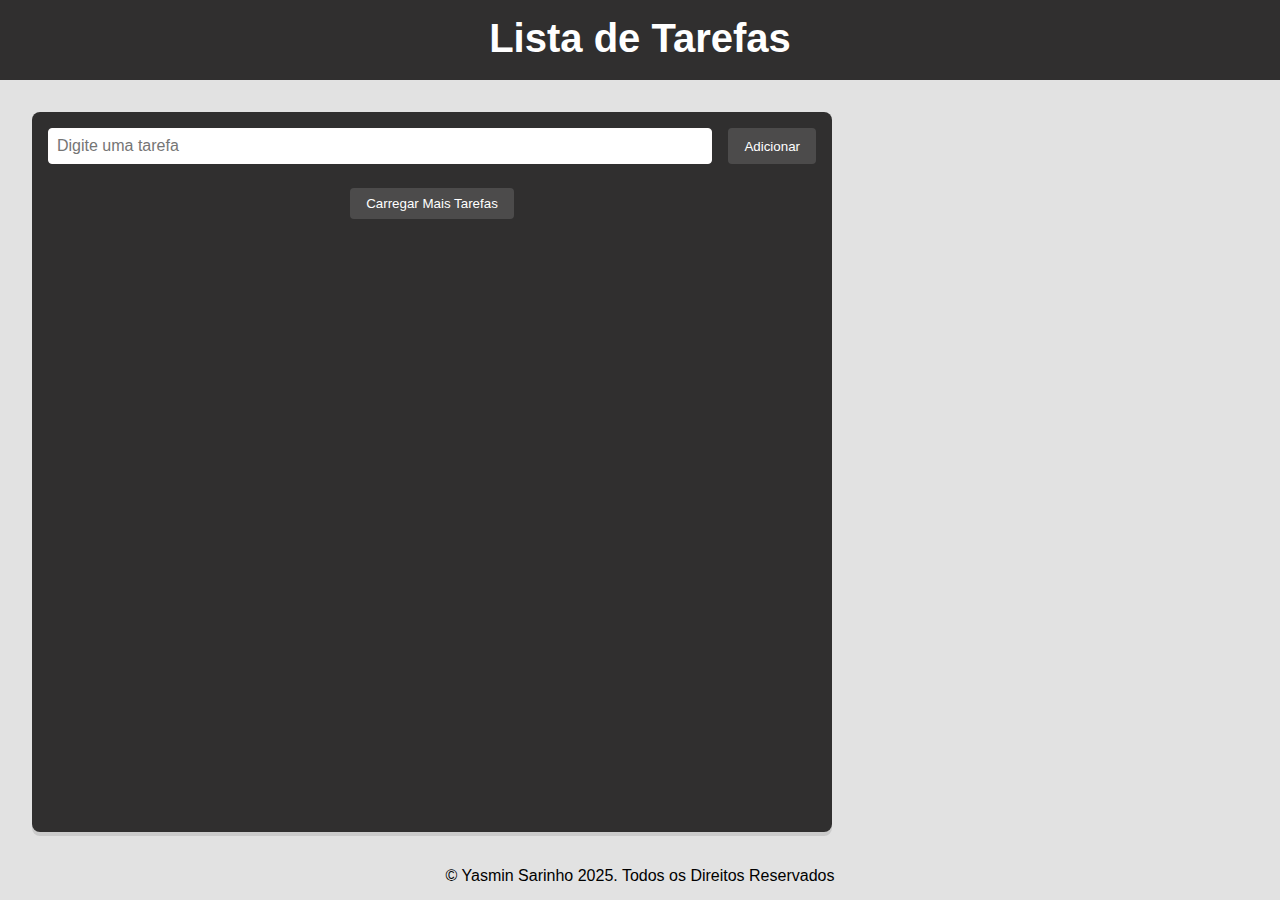
<file: atividade-3/index.html>
<!DOCTYPE html>
<html lang="pt-BR">
<head>
    <meta charset="UTF-8">
    <meta name="viewport" content="width=device-width, initial-scale=1.0">

    <link rel="stylesheet" href="assets/css/style.css">
    <title>To-Do List</title>
</head>
<body>
    <header>
        <h1>Lista de Tarefas</h1>
    </header>

    <div class="container" id="container">
        <div class="entrada-tarefa">
            <input type="text" id="campoTarefa" placeholder="Digite uma tarefa">
            <button>Adicionar</button>
        </div>

        <ul class="tarefas">
            
        </ul>

    </div>

    <footer>
        <p>&copy; Yasmin Sarinho 2025. Todos os Direitos Reservados</p>
    </footer>

    <script src="assets/js/script.js"></script>

</body>
</html>
</file>
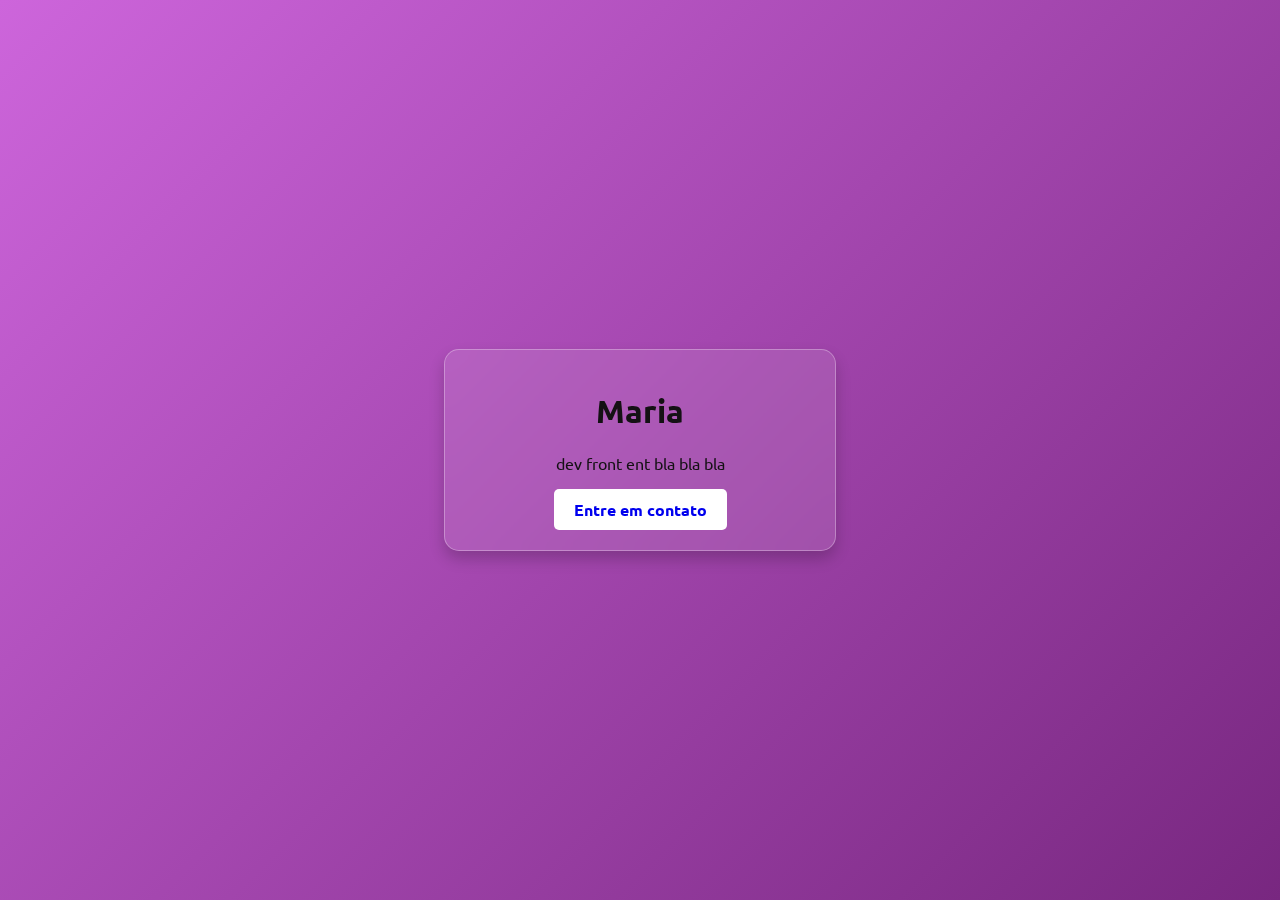
<file: Aula03/Index.html>
<!DOCTYPE html>
<html lang="pt-br">
<head>
    <meta charset="UTF-8">
    <meta name="viewport" content="width=device-width, initial-scale=1.0">
    <link rel="stylesheet" href="/Aula03/assets/css/style.css">
    <title>Aprendendo CSS3</title>

    <link rel="preconnect" href="https://fonts.googleapis.com">
    <link rel="preconnect" href="https://fonts.gstatic.com" crossorigin>
    <link href="https://fonts.googleapis.com/css2?family=Ubuntu:wght@300;400;500;700&display=swap" rel="stylesheet">
</head>

<body>
    <div class="card">
        <h1>Maria</h1>
        <p>dev front ent bla bla bla</p>
        <a href="www.linkedin.com">Entre em contato</a>
    </div>
</body>
</html>
</file>
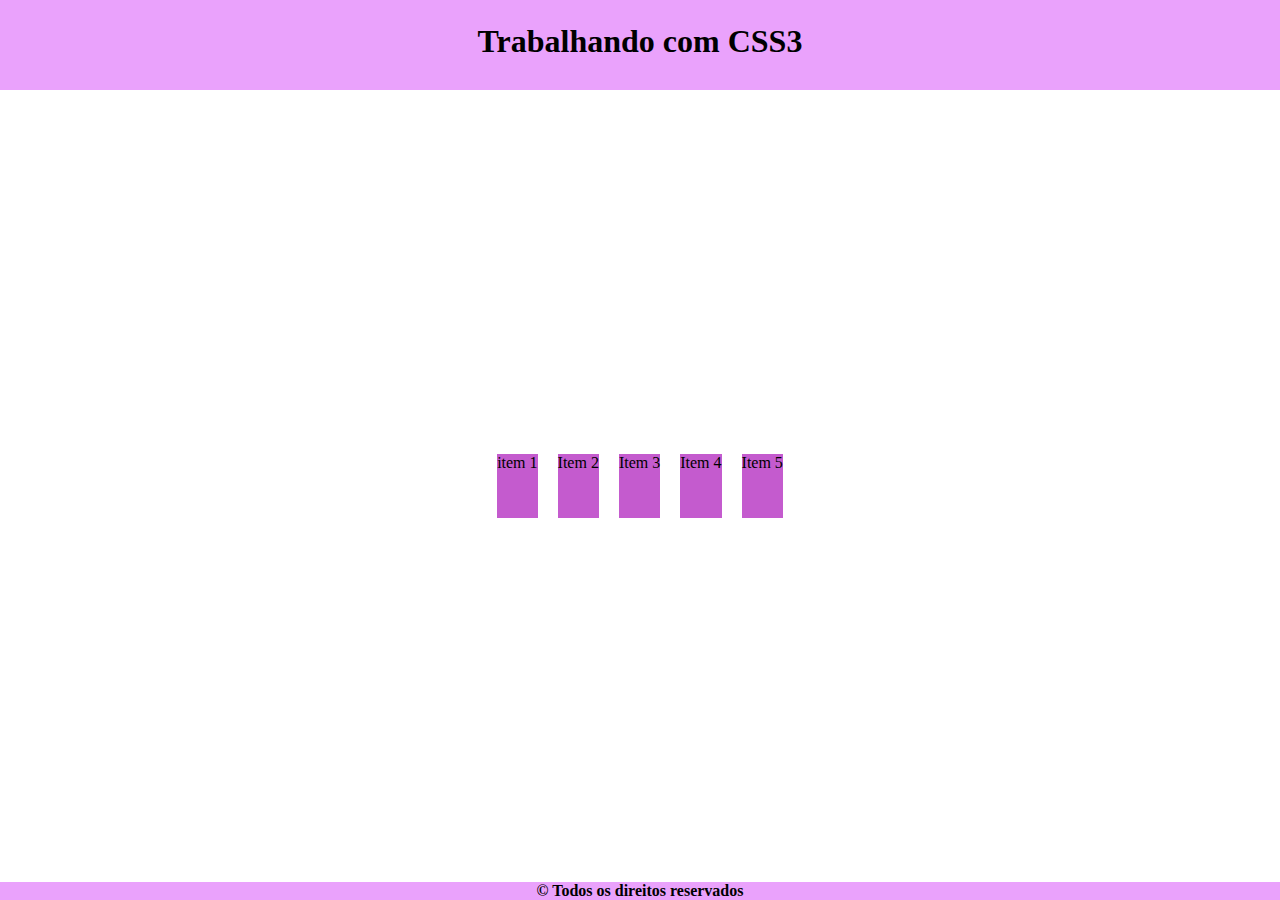
<file: Aula5/Index.html>
<!DOCTYPE html>
<html lang="en">
<head>
    <meta charset="UTF-8">
    <meta name="viewport" content="width=device-width, initial-scale=1.0">
    <title>Layouts</title>
    <link rel="stylesheet" href="assets/css/style.css">
</head>
<body>
    <header class="header">
        <h1>Trabalhando com CSS3</h1>
    </header>

    <main>
        <div class="container">
            <div class="item">item 1</div>
            <div class="item">Item 2</div>
            <div class="item">Item 3</div>
            <div class="item">Item 4</div>
            <div class="item">Item 5</div>
        </div>
    </main>

    <footer>
        <p class="rodape">&copy; Todos os direitos reservados</p>
    </footer>

</body>
</html>
</file>
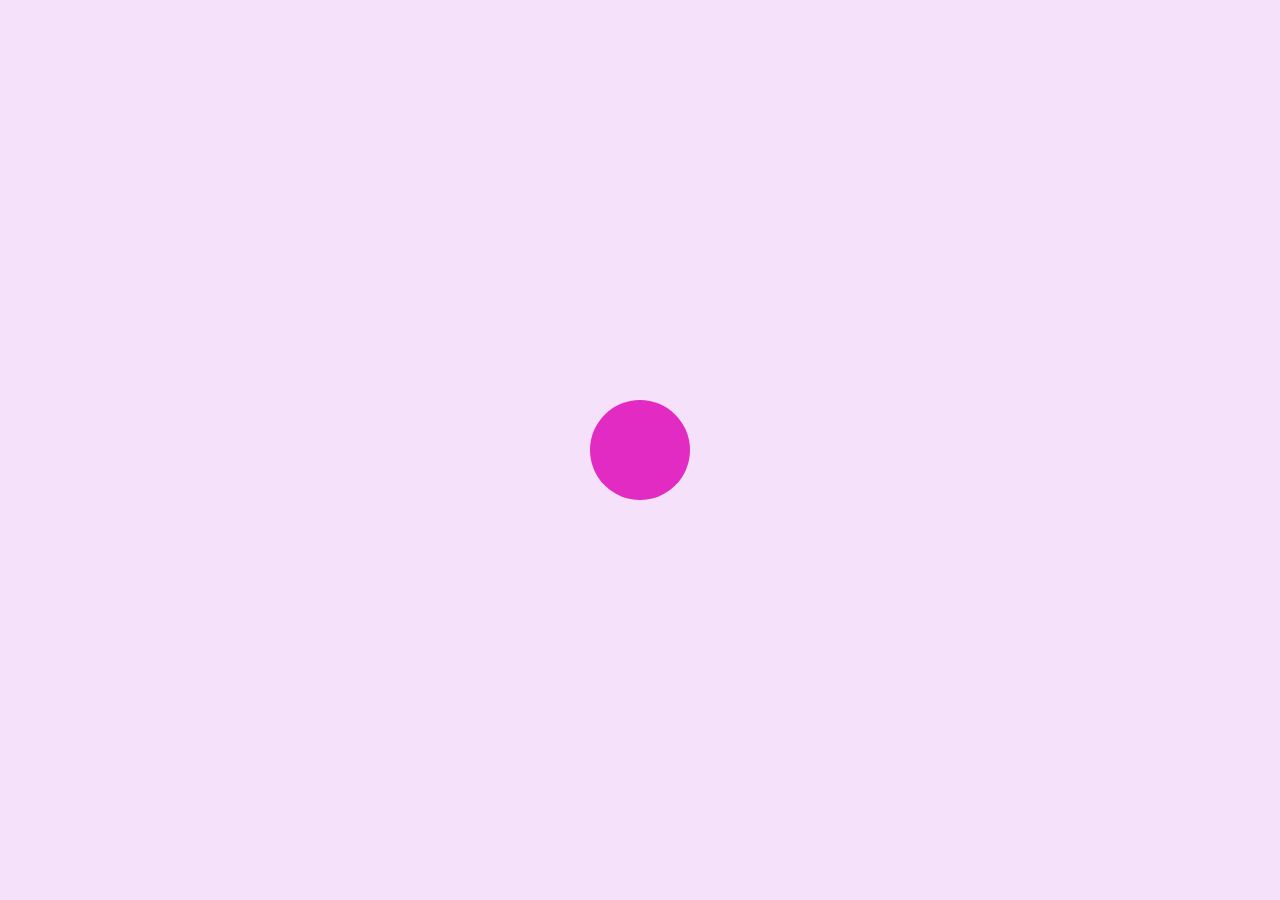
<file: Aula6/index.html>
<!DOCTYPE html>
<html lang="en">
<head>
    <meta charset="UTF-8">
    <meta name="viewport" content="width=device-width, initial-scale=1.0">
    <title>Responsividade e Animações</title>
    <link rel="stylesheet" href="style.css">
</head>
<body>
    <div class="circle">

    </div>
</body>
</html>
</file>
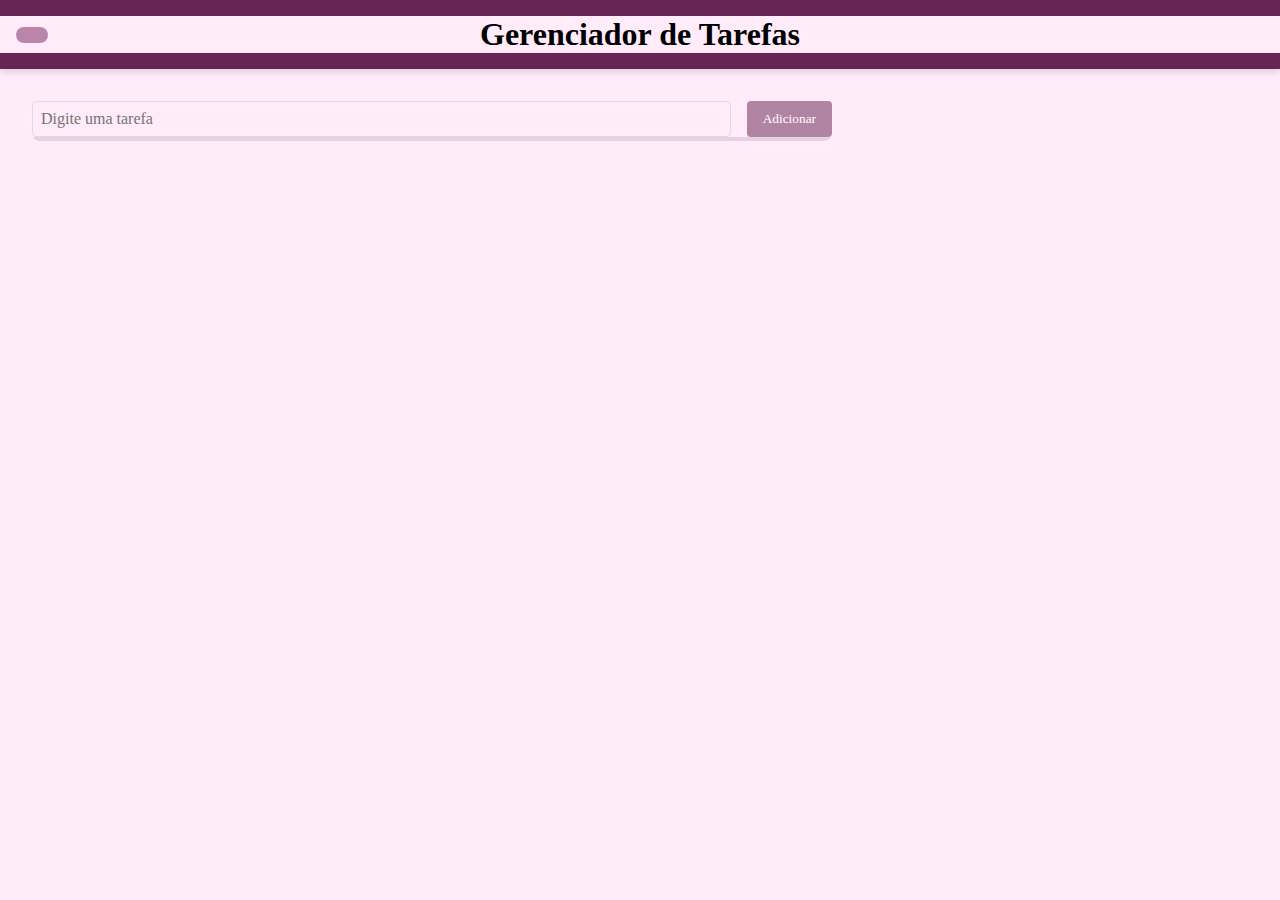
<file: gerenciador-de-tarefas/index.html>
<!DOCTYPE html>
<html lang="pt-BR">
<head>
    <meta charset="UTF-8">
    <meta name="viewport" content="width=device-width, initial-scale=1.0">
    <link rel="stylesheet" href="assets/css/styles.css">
    <title>Gerenciador de Tarefas</title>
</head>
<body>
    <header>
        <span class="contador-tarefas" id="contador-tarefas"></span>
        <h1>Gerenciador de Tarefas</h1>
    </header>

    <div class="container">
        <div class="entrada-tarefa">
            <input type="text" id="campoTarefa" placeholder="Digite uma tarefa">
            <button>Adicionar</button>
        </div>

        <ul class="tarefas" id="listaTarefas">
        </ul>
    </div>

    <script src="assets/js/script.js"></script>
</body>
</html>
</file>
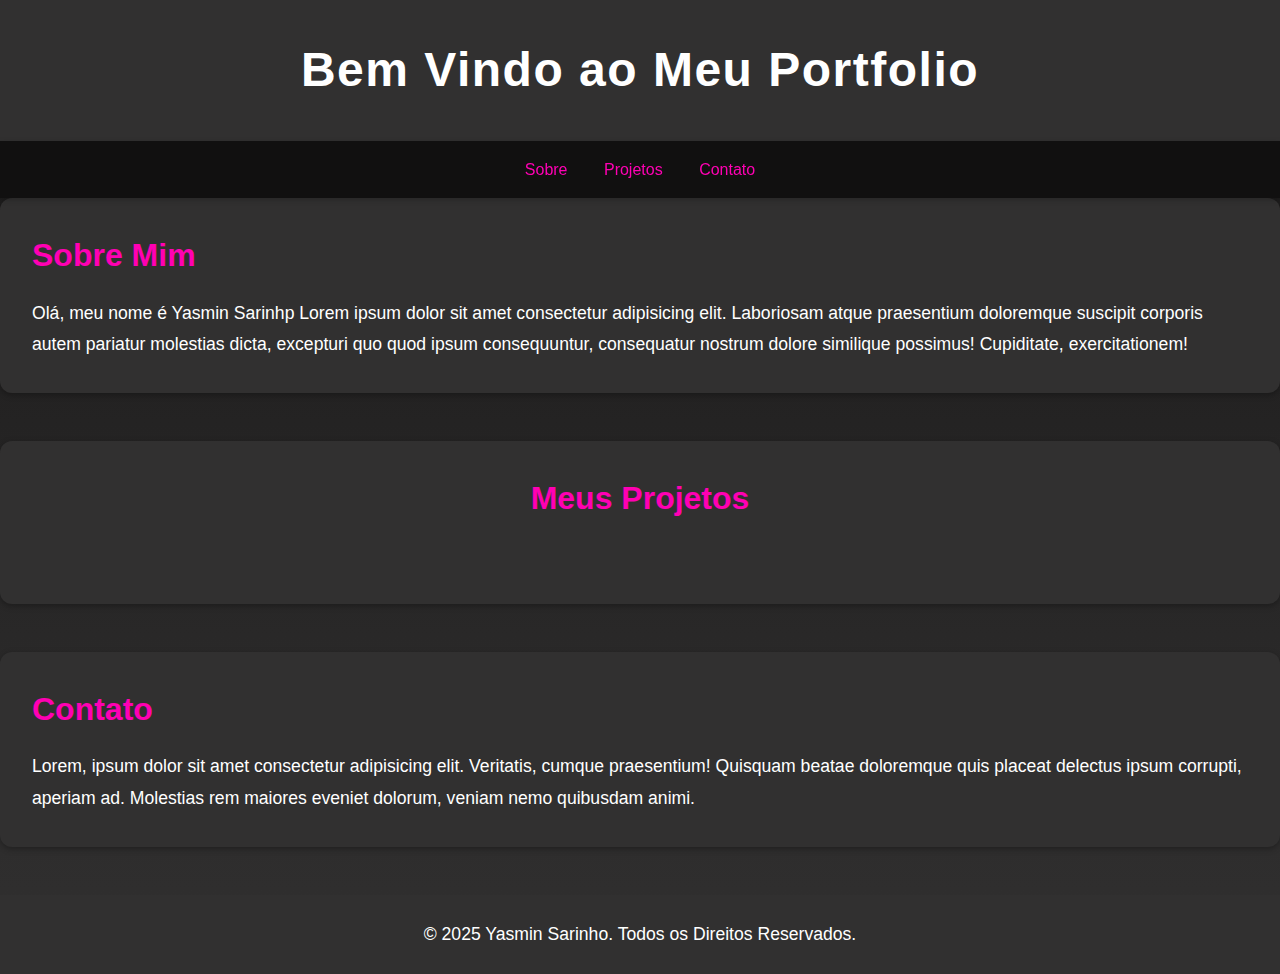
<file: portfolio/index.html>
<!DOCTYPE html>
<html lang="en">
<head>
    <meta charset="UTF-8">
    <meta name="viewport" content="width=device-width, initial-scale=1.0">
    
    <link rel="stylesheet" href="assets/css/style.css">
    <link rel="shortcut icon" href="favicon.ico" type="image/x-icon">
    
    <title>Yasmin Sarinho</title>
</head>
<body>
    <header>
        <h1>Bem Vindo ao Meu Portfolio</h1>
    </header>

    <nav>
        <a href="#about">Sobre</a>
        <a href="#projcts">Projetos</a>
        <a href="#contact">Contato</a>
    </nav>

    <div class="container">
        <section id="about" class="about">
            <h2>Sobre Mim</h2>
            <p>Olá, meu nome é Yasmin Sarinhp Lorem ipsum dolor sit amet consectetur adipisicing elit. Laboriosam atque praesentium doloremque suscipit corporis autem pariatur molestias dicta, excepturi quo quod ipsum consequuntur, consequatur nostrum dolore similique possimus! Cupiditate, exercitationem!</p>
        </section>

        <section class="projects" id="projects">
            <h2>Meus Projetos</h2>
            <div id="projects-containe" class="projects"></div>
        </section>

        <section id="contact" class="contact">
            <h2>Contato</h2>
            <p>Lorem, ipsum dolor sit amet consectetur adipisicing elit. Veritatis, cumque praesentium! Quisquam beatae doloremque quis placeat delectus ipsum corrupti, aperiam ad. Molestias rem maiores eveniet dolorum, veniam nemo quibusdam animi.</p>
        </section>
    </div>

    <footer>
        <p>&copy; 2025 Yasmin Sarinho. Todos os Direitos Reservados.</p>
    </footer>


    <script src="assets/js/JavaScript.js"></script>
</body>
</html>
</file>
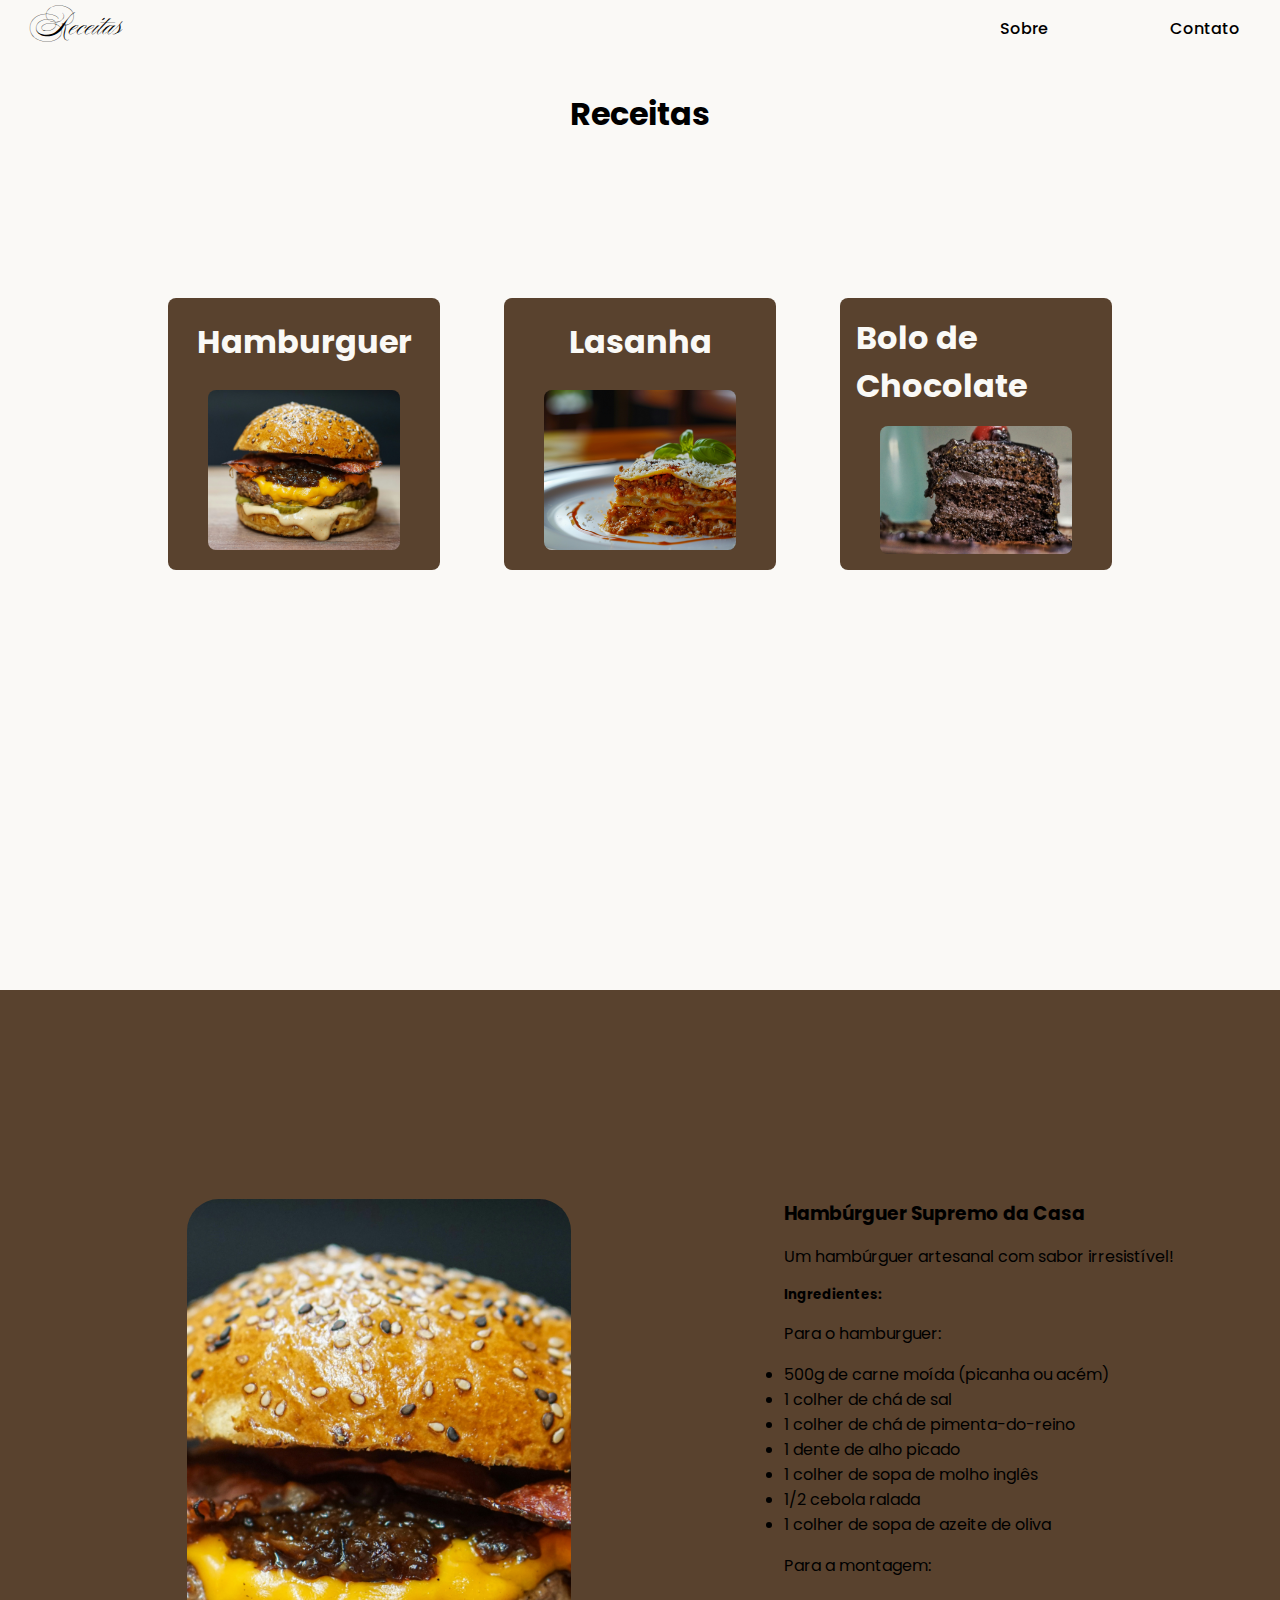
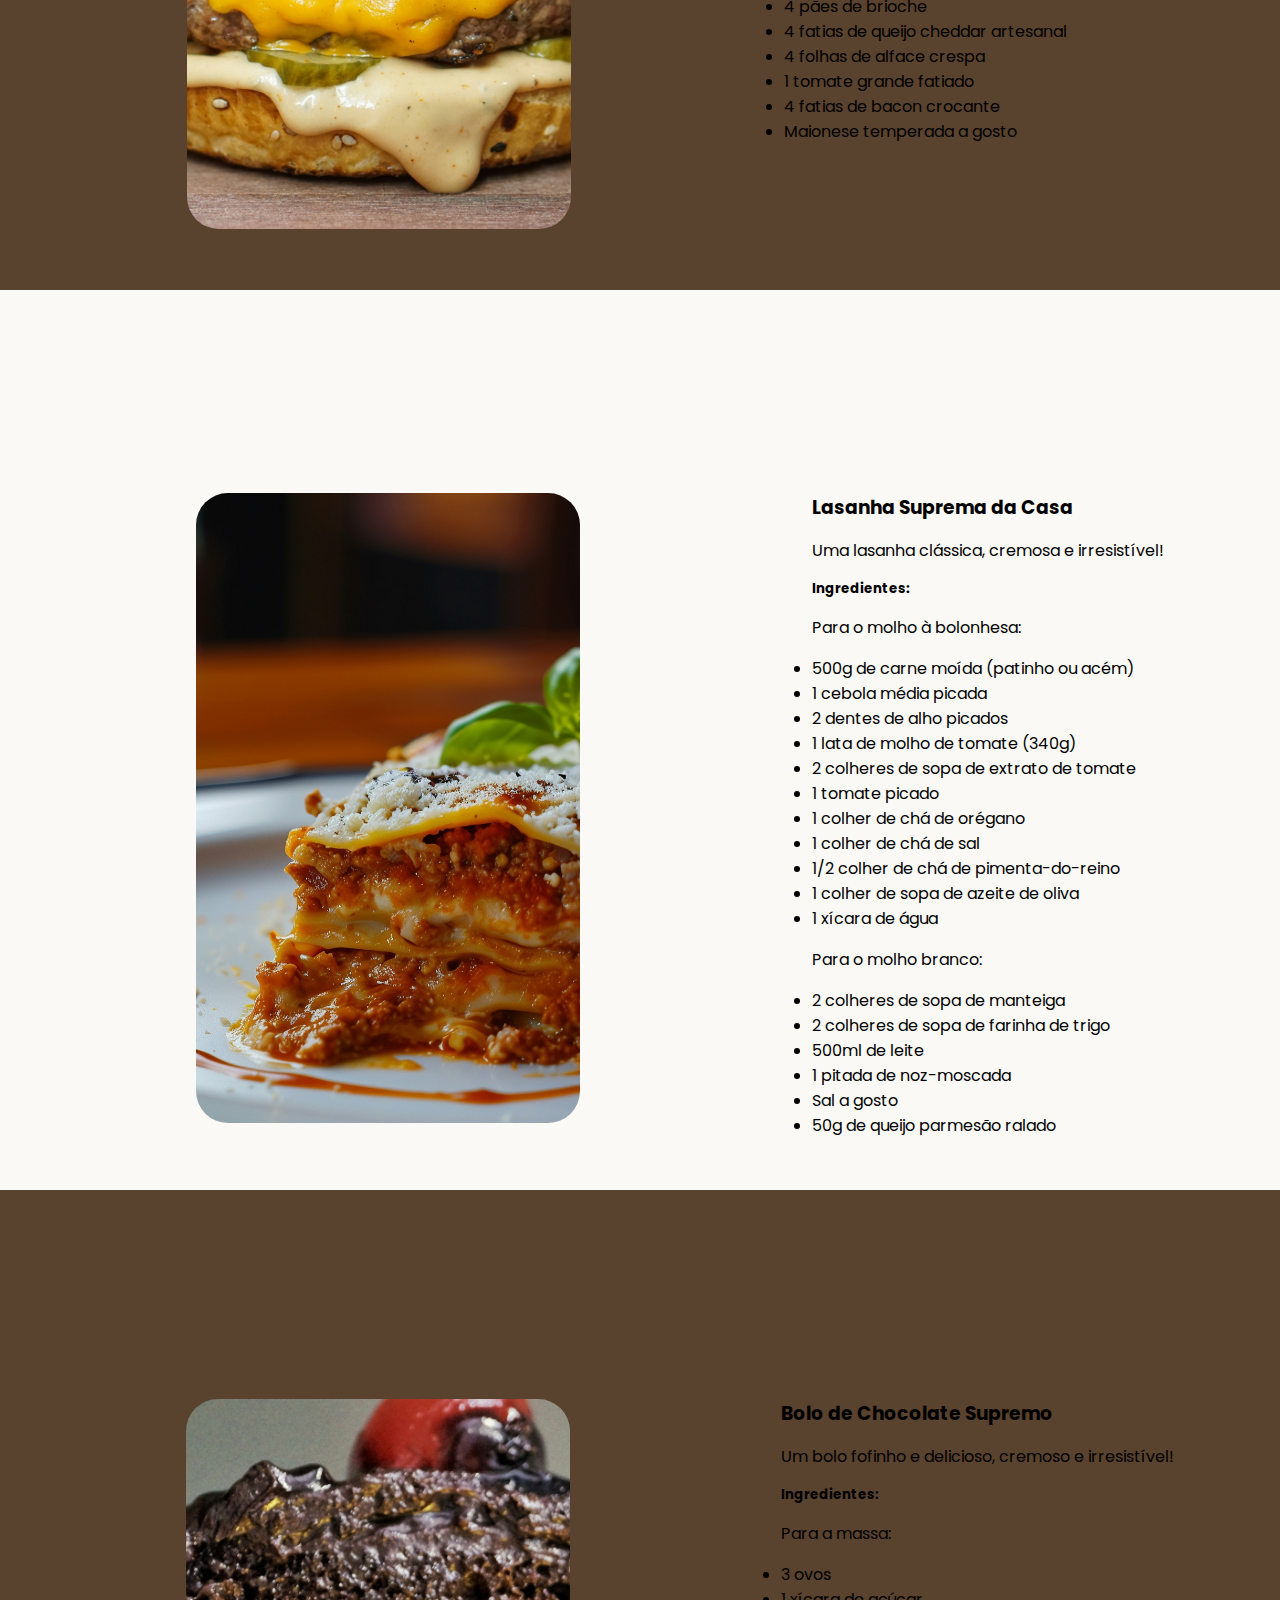
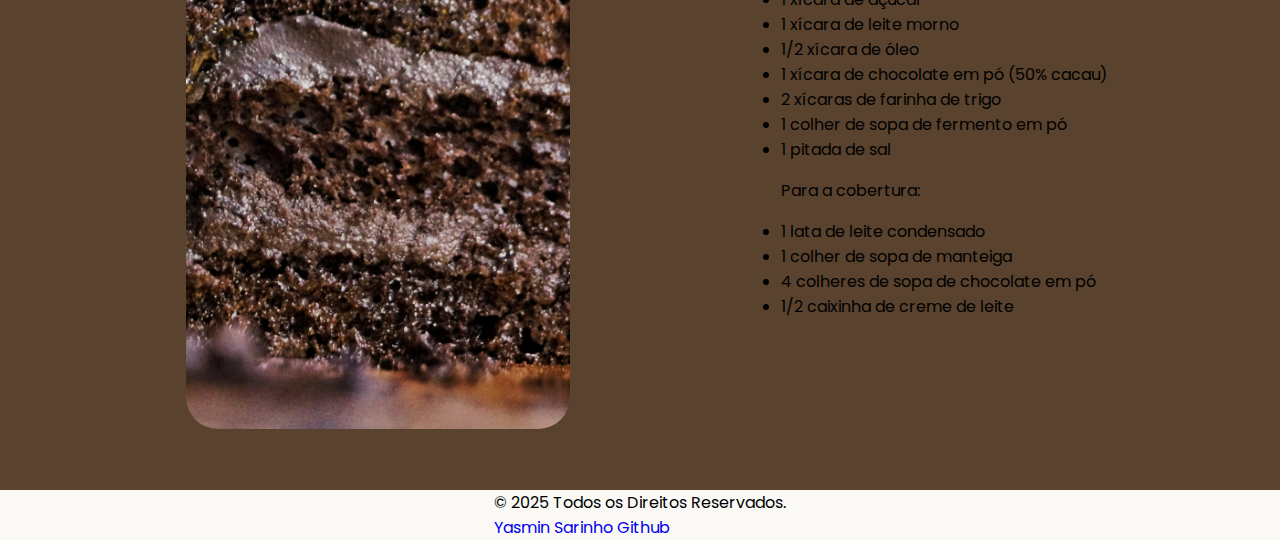
<file: web-site-receitas/index.html>
<!DOCTYPE html>
<html lang="pt">
<head>
    <meta charset="UTF-8">
    <meta name="viewport" content="width=device-width, initial-scale=1.0">

    <!--CSS-->
    <link rel="stylesheet" href="assets/css/style.css">

    <!--Fontes-->
    <link rel="preconnect" href="https://fonts.googleapis.com">
    <link rel="preconnect" href="https://fonts.gstatic.com" crossorigin>
    <link href="https://fonts.googleapis.com/css2?family=Ballet:opsz@16..72&family=Poppins:wght@300;400;500;600;700&display=swap" rel="stylesheet">

    <!--Titulo da pagina e icon-->
    <title>Yasmin Sarinho</title>
    <link rel="shortcut icon" href="assets/images/icons8-morango-16.png" type="image/x-icon">
</head>
<body>
    <header>
        <nav class="nav-bar">
            <div class="logo">
                <a href="#"><h1>Receitas</h1></a>
            </div>

            <div class="links-nav-bar">
                <a href="sobre.html">Sobre</a>
                <a href="contato.html">Contato</a>
            </div>
        </nav>
    </header>

    <body>
        
        <section id="pagina-inicial">

            <div class="titulo">
                <h1>Receitas</h1>
            </div>

            <div class="cards">
                <a href="#receita-hamburguer">
                    <div class="card-receita">
                        <h1>Hamburguer</h1>
                        <img src="assets/images/hamburgeuer.jpg" alt="imagem de um Hamburguer">
                    </div>
                </a>

                <a href="#receita-lasanha">
                    <div class="card-receita">
                        <h1>Lasanha</h1>
                        <img src="assets/images/lasanha.jpg" alt="imagem de um Hamburguer">
                    </div>
                </a>

                <a href="#receita-bolo">
                    <div class="card-receita">
                        <h1>Bolo de Chocolate</h1>
                        <img src="assets/images/bolo-de-chocolate.jpg" alt="imagem de um Hamburguer">
                    </div>
                </a>

            </div>
        </section>

        <section id="receita-hamburguer">
            <h1>Hamburguer</h1>
            
            <div class="receitas">
                <div class="card-imagem">
                    <img src="assets/images/hamburgeuer.jpg" alt="imagem de um Hamburguer">
                </div>
    
                <div class="receita-passo-a-passo">
                    <h3>Hambúrguer Supremo da Casa</h3>
    
                    <p>Um hambúrguer artesanal com sabor irresistível!</p>

                    <h5>Ingredientes:</h5>
                    <p>Para o hamburguer:</p>
                    <ul class="ingredientes">
                        <li>500g de carne moída (picanha ou acém)</li>
                        <li>1 colher de chá de sal</li>
                        <li>1 colher de chá de pimenta-do-reino</li>
                        <li>1 dente de alho picado</li>
                        <li>1 colher de sopa de molho inglês</li>
                        <li>1/2 cebola ralada</li>
                        <li>1 colher de sopa de azeite de oliva</li>
                    </ul>

                    <p>Para a montagem:</p>
                    <ul class="ingredientes">
                        <li>4 pães de brioche</li>
                        <li>4 fatias de queijo cheddar artesanal</li>
                        <li>4 folhas de alface crespa</li>
                        <li>1 tomate grande fatiado</li>
                        <li>4 fatias de bacon crocante</li>
                        <li>Maionese temperada a gosto</li>
                    </ul>

                </div>
            </div>
        </section>

        <section id="receita-lasanha">
            <h1>Lasanha</h1>
            
            <div class="receitas">
                <div class="card-imagem">
                    <img src="assets/images/lasanha.jpg" alt="imagem de uma lasanha">
                </div>
    
                <div class="receita-passo-a-passo">
                    <h3>Lasanha Suprema da Casa</h3>
    
                    <p>Uma lasanha clássica, cremosa e irresistível!</p>

                    <h5>Ingredientes:</h5>
                    <p>Para o molho à bolonhesa:</p>
                    <ul class="ingredientes">
                        <li>500g de carne moída (patinho ou acém)</li>
                        <li>1 cebola média picada</li>
                        <li>2 dentes de alho picados</li>
                        <li>1 lata de molho de tomate (340g)</li>
                        <li>2 colheres de sopa de extrato de tomate</li>
                        <li>1 tomate picado</li>
                        <li>1 colher de chá de orégano</li>
                        <li>1 colher de chá de sal</li>
                        <li>1/2 colher de chá de pimenta-do-reino</li>
                        <li>1 colher de sopa de azeite de oliva</li>
                        <li>1 xícara de água</li>
                    </ul>

                    <p>Para o molho branco:</p>
                    <ul class="ingredientes">
                        <li>2 colheres de sopa de manteiga</li>
                        <li>2 colheres de sopa de farinha de trigo</li>
                        <li>500ml de leite</li>
                        <li>1 pitada de noz-moscada</li>
                        <li>Sal a gosto</li>
                        <li>50g de queijo parmesão ralado</li>
                    </ul>
                </div>
            </div>
        </section>

        <section id="receita-bolo">
            <h1>Bolo de chocolate</h1>
            
            <div class="receitas">
                <div class="card-imagem">
                    <img src="assets/images/bolo-de-chocolate.jpg" alt="imagem de um bolo de chocolate">
                </div>
    
                <div class="receita-passo-a-passo">
                    <h3>Bolo de Chocolate Supremo</h3>
    
                    <p>Um bolo fofinho e delicioso, cremoso e irresistível!</p>

                    <h5>Ingredientes:</h5>
                    <p>Para a massa:</p>
                    <ul class="ingredientes">
                        <li>3 ovos</li>
                        <li>1 xícara de açúcar</li>
                        <li>1 xícara de leite morno</li>
                        <li>1/2 xícara de óleo</li>
                        <li>1 xícara de chocolate em pó (50% cacau)</li>
                        <li>2 xícaras de farinha de trigo</li>
                        <li>1 colher de sopa de fermento em pó</li>
                        <li>1 pitada de sal</li>
                    </ul>

                    <p>Para a cobertura:</p>
                    <ul class="ingredientes">
                        <li>1 lata de leite condensado</li>
                        <li>1 colher de sopa de manteiga</li>
                        <li>4 colheres de sopa de chocolate em pó</li>
                        <li>1/2 caixinha de creme de leite</li>
                    </ul>

                </div>
            </div>
        </section>
    </body>

    <footer>
        <p>&copy; 2025 Todos os Direitos Reservados. </p>
        <a href="https://github.com/YasminBSarinho">Yasmin Sarinho Github</a>
    </footer>
</body>
</html>
</file>
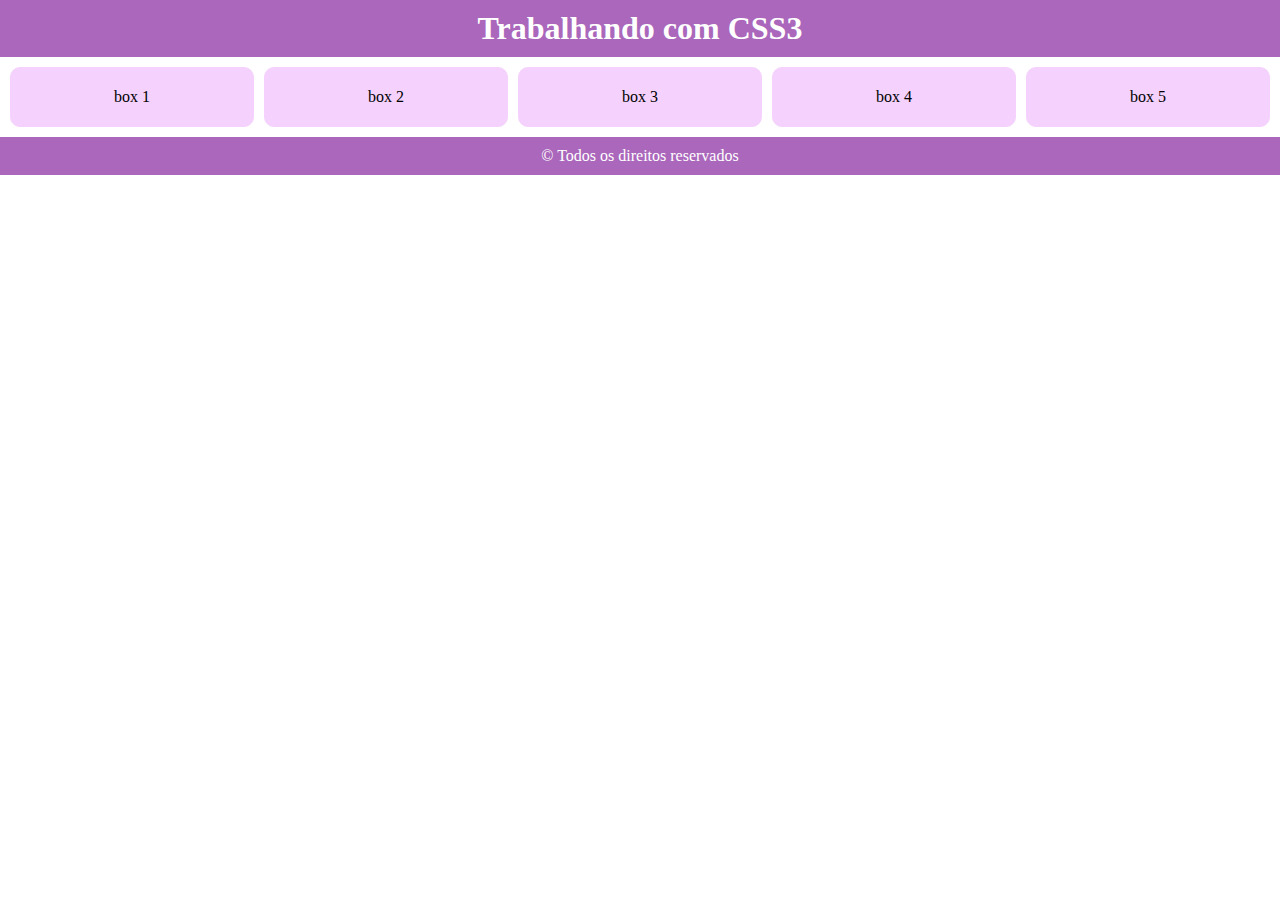
<file: Aula5/index2.html>
<!DOCTYPE html>
<html lang="en">
<head>
    <meta charset="UTF-8">
    <meta name="viewport" content="width=device-width, initial-scale=1.0">
    <title>Layouts</title>
    <link rel="stylesheet" href="assets/css/style2.css">
</head>
<body>
    <header class="header">
        <h1>Trabalhando com CSS3</h1>
    </header>

    <main>
        <div class="content">
            <div class="box">box 1</div>
            <div class="box">box 2</div>
            <div class="box">box 3</div>
            <div class="box">box 4</div>
            <div class="box">box 5</div>
        </div>
    </main>

    <footer class="footer">
        <p class="rodape">&copy; Todos os direitos reservados</p>
    </footer>

</body>
</html>
</file>
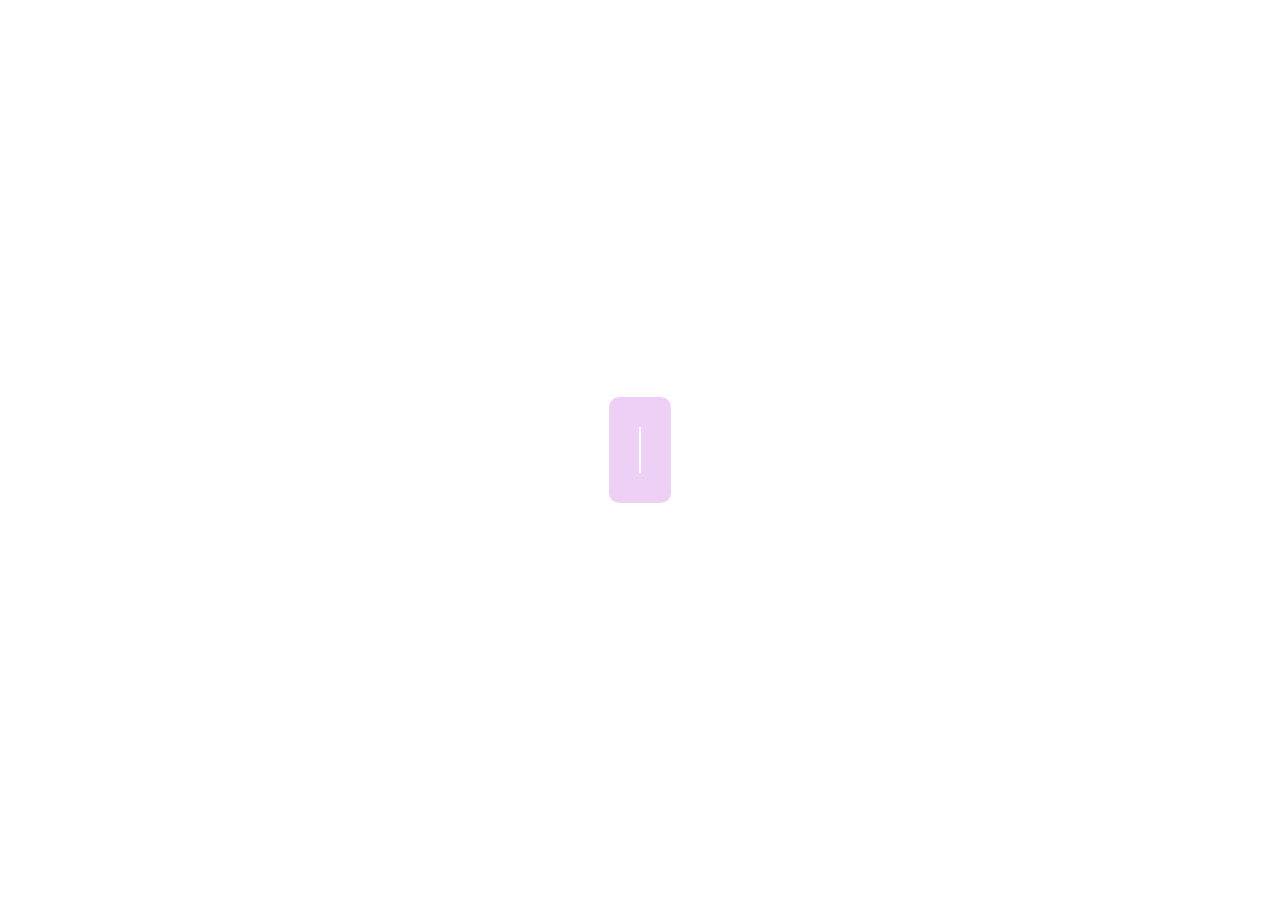
<file: Aula6/Animando.html>
<!DOCTYPE html>
<html lang="en">
<head>
    <meta charset="UTF-8">
    <meta name="viewport" content="width=device-width, initial-scale=1.0">
    <title>Animando Web</title>
    <link rel="stylesheet" href="style2.css">
</head>
<body>
    <div class="card">
        <h1>Desenvolvimento Web</h1>
        <p>Curso Desenvolvimento Web Descomplicado</p>
    </div>
</body>
</html>
</file>
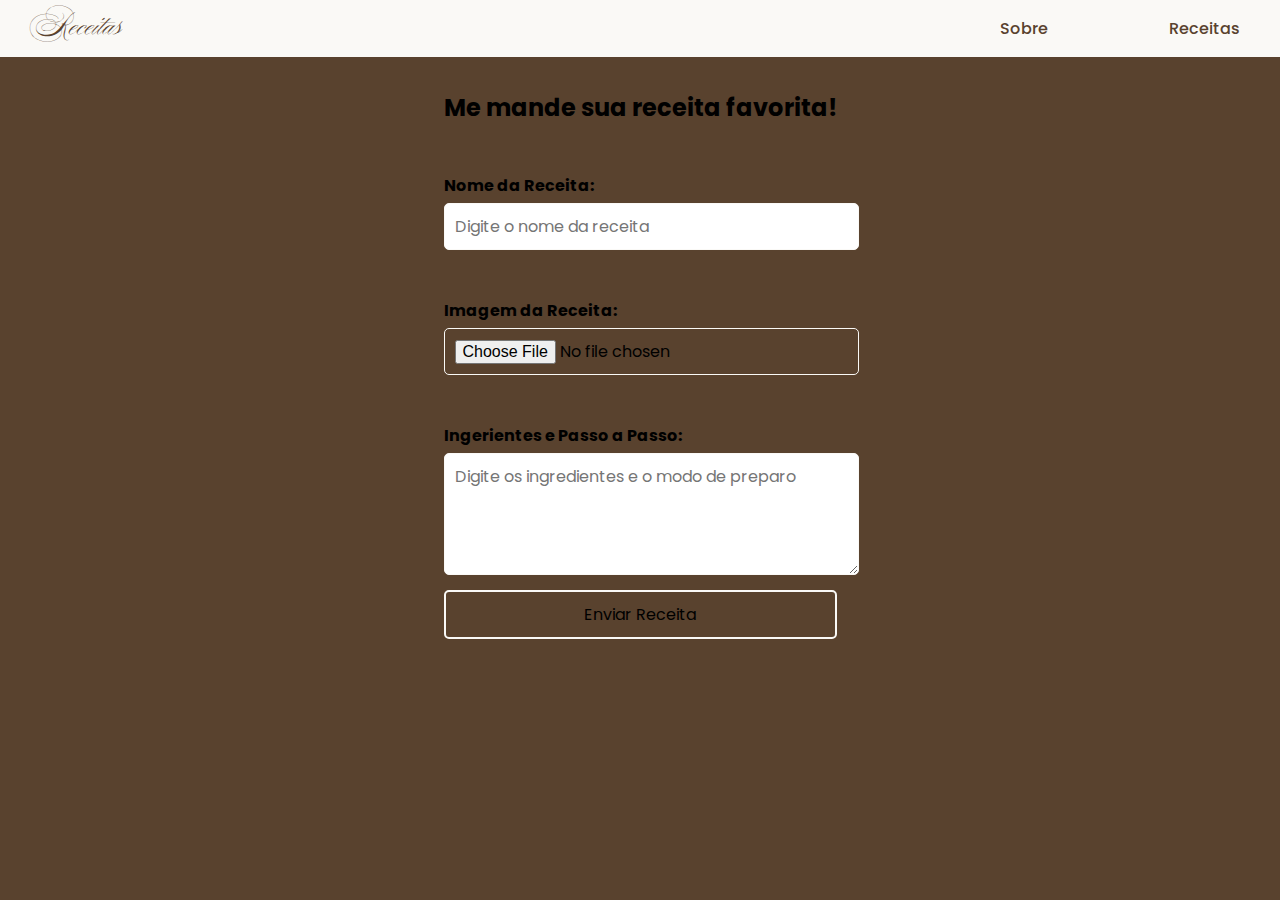
<file: web-site-receitas/contato.html>
<!DOCTYPE html>
<html lang="en">
<head>
    <meta charset="UTF-8">
    <meta name="viewport" content="width=device-width, initial-scale=1.0">
    <title>Contato</title>

        <!--Fontes-->
        <link rel="preconnect" href="https://fonts.googleapis.com">
        <link rel="preconnect" href="https://fonts.gstatic.com" crossorigin>
        <link href="https://fonts.googleapis.com/css2?family=Ballet:opsz@16..72&family=Poppins:wght@300;400;500;600;700&display=swap" rel="stylesheet">
    
        <link rel="stylesheet" href="assets/css/contato.css">

        <link rel="shortcut icon" href="assets/images/icons8-morango-16.png" type="image/x-icon">
</head>
<body>
    <header>
        <nav class="nav-bar">
            <div class="logo">
                <a href="index.html"><h1>Receitas</h1></a>
            </div>

            <div class="links-nav-bar">
                <a href="sobre.html">Sobre</a>
                <a href="index.html">Receitas</a>
            </div>
        </nav>
    </header>

    <main>
        <div class="form-receitas">
            <h2>Me mande sua receita favorita!</h2>
            <form>
                <label for="nome">Nome da Receita:</label>
                <input type="text" id="nome" placeholder="Digite o nome da receita">
    
                <label for="imagem">Imagem da Receita:</label>
                <input type="file" id="imagem" accept="image/*" >
    
                <label for="receita">Ingerientes e Passo a Passo:</label>
                <textarea id="receita" rows="4" placeholder="Digite os ingredientes e o modo de preparo" ></textarea>
    
                <button type="submit">Enviar Receita</button>
            </form>
        </div>
    </main>
</body>
</html>
</file>
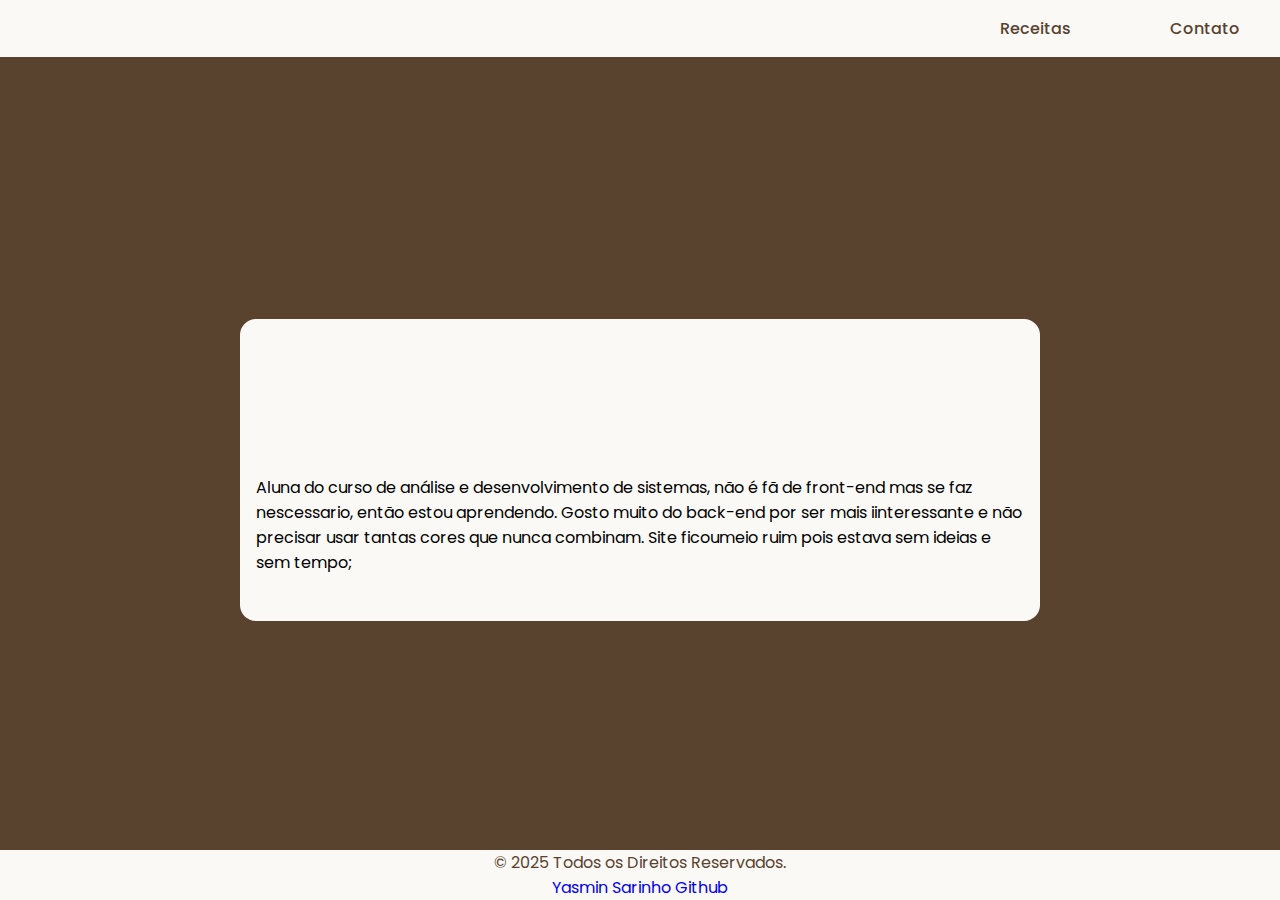
<file: web-site-receitas/sobre.html>
<!DOCTYPE html>
<html lang="en">
<head>
    <meta charset="UTF-8">
    <meta name="viewport" content="width=device-width, initial-scale=1.0">
    <title>Sobre</title>

    <!--Fontes-->
    <link rel="preconnect" href="https://fonts.googleapis.com">
    <link rel="preconnect" href="https://fonts.gstatic.com" crossorigin>
    <link href="https://fonts.googleapis.com/css2?family=Ballet:opsz@16..72&family=Poppins:wght@300;400;500;600;700&display=swap" rel="stylesheet">

    <link rel="stylesheet" href="assets/css/sobre.css">

    <link rel="shortcut icon" href="assets/images/icons8-morango-16.png" type="image/x-icon">
</head>
<body>
    <header>
        <nav class="nav-bar">
            <div class="logo">
                <a href="index.html"><h1>Receitas</h1></a>
            </div>

            <div class="links-nav-bar">
                <a href="index.html">Receitas</a>
                <a href="contato.html">Contato</a>
            </div>
        </nav>
    </header>

    <main>
        <section>
            <h1>Yasmin Sarinho</h1>
            <p>Aluna do curso de análise e desenvolvimento de sistemas, não é fã de front-end mas se faz nescessario, então estou aprendendo. Gosto muito do back-end por ser mais iinteressante e não precisar usar tantas cores que nunca combinam. Site ficoumeio ruim pois estava sem ideias e sem tempo;</p>
        </section>
    </main>

    <footer class="footer">
        <p>&copy; 2025 Todos os Direitos Reservados. </p>
        <a href="https://github.com/YasminBSarinho">Yasmin Sarinho Github</a>
    </footer>
</body>
</html>
</file>
<file: atividade-3/assets/css/style.css>
* {
    margin: 0;
    padding: 0;
    box-sizing: border-box;
    font-family: 'Gill Sans', 'Gill Sans MT', Calibri, 'Trebuchet MS', sans-serif;
}

body {
    background-color: rgb(226, 226, 226);
}

header {
    height: 5rem;
    background-color: #302f2f;
    text-align: center;
}

header h1 {
    padding-top: 1rem;
    font-size: 2.5rem;
    font-weight: bold;
    color: #fff;
}

.container {
    background-color: #302f2f;
    height: 49rem;
    overflow-y: auto; /* Habilita rolagem vertical */
    max-height: 80vh; /* Define uma altura máxima */

    max-width: 800px;
    margin: 2rem;
    border-radius: 8px;
    box-shadow: 0 4px rgba(0, 0, 0, 0.1);
    padding: 1rem 1rem;
}

.entrada-tarefa {
    display: flex;
    gap: 1rem;
    margin-bottom: 1.5rem;
}

.entrada-tarefa input{
    flex: 1;
    padding: .5rem;
    font-size: 1rem;
    border: 1px solid #fffdfd;
    border-radius: 4px;
}

.entrada-tarefa button {
    background-color: rgba(255, 255, 255, 0.137);
    color: white;
    border: none;
    padding: .5rem 1rem;
    border-radius: 4px;
    cursor: pointer;
    transition: background-color 0.3s;
}

.entrada-tarefa button:hover {
    background-color: rgb(134, 134, 134);
}

.tarefas li{
    color: #fff;
    background-color: #ffffff46;
    border: 1px solid #dddddd33;

    display: flex;
    justify-content: space-between;
    align-items: center;

    padding: 1rem;
    margin-bottom: 0.5rem;
    border-radius: 8px;
    box-shadow: 0 2px rgba(0, 0, 0, 0.192);

    transition: background-color 0.3s, transform 0.2s;
    cursor: pointer;
}

.botao-concluir {
    margin-left: 10px;
    background-color: #929292;
    color: white;
    border: none;
    padding: 5px 10px;
    border-radius: 5px;
    cursor: pointer;
}
  
.botao-excluir {
    margin-left: 5px;
    background-color: #333333;
    color: white;
    border: none;
    padding: 5px 10px;
    border-radius: 5px;
    cursor: pointer;
}

button.botao-carregar-mais {
    display: block;
    margin: 10px auto;
    padding: 5px 10px;
    cursor: pointer;
}

button.botao-carregar-mais {
    background-color: rgba(255, 255, 255, 0.137);
    color: white;
    border: none;
    padding: .5rem 1rem;
    border-radius: 4px;
    cursor: pointer;
    transition: background-color 0.3s;
}

button.botao-carregar-mais:hover {
    background-color: rgb(134, 134, 134);
}
  
.concluido {
    text-decoration: line-through;
    color: gray;
}

footer {
    text-align: center;
    padding: .2rem;
}
</file>
<file: Aula03/assets/css/style.css>
:root{
    --primary-color: #141114;
    --font-size-base:20px;

}
body{
    font-family:'Ubuntu';
    margin: 0;
    padding: 0;
    display: flex;
    justify-content: center;
    align-items: center;
    min-height: 100vh;
    background: linear-gradient(135deg, #cd65db, #782780);
    color: var(--primary-color);
}

.card{
    background: rgba(255, 255, 255, 0.1);
    border: 1px solid rgba(255, 255, 255, 0.3);
    padding: 20px;
    border-radius: 15px;
    max-width: 90%;
    width: 350px;
    text-align: center;
    box-shadow: 0 8px 15px rgba(0, 0, 0,0.2);
    backdrop-filter: blur(10px);
}

.card a {
    display: inline-block;
    padding: 10px 20px;
    font-size: 1rem;
    font-weight: bold;
    border-radius: 5px;
    columns: #c44bd4;
    background: #fff;
    text-decoration: none;
    transition: background-color(0.35, color 0.35);

}

.card a:hover{
    background-color: #782780;
    color: #fff;
}
</file>
<file: Aula5/assets/css/style.css>
* {
    margin: 0;
    padding: 0;

    --primary-color: rgb(234, 162, 252);
}

body {
    height: 100vh;
    display: flex;
    justify-content: space-between;
    flex-direction: column;
}

header{
    background-color: var(--primary-color);
    height: 10vh;
    text-align: center;
}

.header h1{
    padding: 2.5vh;
}

.container {
    display: flex;
    height: 50 vh;
    justify-content: center;
    align-items: center;
    flex-wrap: wrap;
    gap: 20px;
}

.container .item {
    background-color: rgb(196, 91, 206);
    height: 4rem;
    font-size: 1rem;
    border: 2px solidb #373637;
}

.rodape {
    text-align: center;
    font-weight: bold;
    background-color: var(--primary-color);
}
</file>
<file: Aula6/style.css>
*{
    font-family: 'Segoe UI', Tahoma, Geneva, Verdana, sans-serif;
    margin: 0;
    padding: 0;
}

body {
    height: 100vh;
    display: flex;
    justify-content: center;
    align-items: center;
    background-color: rgba(229, 179, 241, 0.384);
}

.circle {
    width: 100px;
    height: 100px;
    background-color: rgb(226, 43, 195);
    border-radius: 50%;
    animation: moveColor 3s infinite ease-in-out;
}

@keyframes moveColor {
    0%, 100%{
        transform: translate(0, 0);
        background-color: rgba(229, 179, 241, 0.384);
    }
    
    25% {
        transform: translate(150px, 0);
        background-color: rgba(229, 179, 241, 0.877);
    }
    
    50% {
        transform: translate(150px, 150px);
        background-color: rgb(211, 137, 230);
    }

    75% {
        transform: translate(0, 150px);
        background-color: rgba(229, 179, 241, 0.877);
    }

}
</file>
<file: gerenciador-de-tarefas/assets/css/styles.css>
* {
    margin: 0;
    padding: 0;
    box-sizing: border-box;

    font-family: Georgia, 'Times New Roman', Times, serif;
    background-color: rgb(255, 235, 249);
}

header {
    position: relative;
    background-color: rgb(104, 36, 84);
    color: rgb(0, 0, 0);
    text-align: center;
    padding: 1rem 0;
    box-shadow: 0 4px 6px rgba(0, 0, 0, 0.1);
}

header .contador-tarefas {
    position: absolute;
    top: 50%;
    left: 1rem;
    transform: translateY(-50%);
    font-size: 1.5rem;
    font-weight: bold;
    background: rgb(187, 133, 171);
    color: black;
    padding: 0.5rem 1rem;
    border-radius: 8px;
}

.container {
    max-width: 800px;
    margin: 2rem;
    border-radius: 8px;
    box-shadow: 0 4px rgba(0, 0, 0, 0.1);
}

.entrada-tarefa {
    display: flex;
    gap: 1rem;
    margin-bottom: 1.5rem;
}

.entrada-tarefa input{
    flex: 1;
    padding: .5rem;
    font-size: 1rem;
    border: 1px solid #ddd;
    border-radius: 4px;
}

.entrada-tarefa button {
    background-color: rgba(104, 36, 84, 0.514);
    color: white;
    border: none;
    padding: .5rem 1rem;
    border-radius: 4px;
    cursor: pointer;
    transition: background-color 0.3s;
}

.entrada-tarefa button:hover {
    background-color: rgb(104, 36, 84);
}

.tarefas li{
     display: flex;
     justify-content: space-between;
     align-items: center;
     padding: 1rem;
     margin-bottom: 0.5rem;
     background-color: #fff;
     border: 1px solid #ddd;
     border-radius: 8px;
     box-shadow: 0 2px rgba(0, 0, 0, 0.1);
     transition: background-color 0.3s, transform 0.2s;
     cursor: pointer;
}

.tarefas li.concluida {
    background-color: rgb(100, 100, 100);
    transform: scale(1.02);
    color: #333;
}

.conteudo-tarefa {
    flex: 1;
    display: flex;
    align-items: center;
}

.icone-terfa {
    margin-right: 1rem;
    font-size: 1.5rem;
    color: rgb(104, 36, 84);
    visibility: hidden;
}

.tarefas li.concluida .icone-terfa {
    visibility: visible;
}

.tarefas button {
    background-color: rgb(255, 0, 119);
    color: #fff;
    border: none;
    padding: 0.5rem 1rem;
    font-size: 0.9rem;
    border-radius: 4px;
    cursor: pointer;
    transition: background-color 0.3s;
}

.tarefas button:hover {
    background-color: crimson;
}
</file>
<file: portfolio/assets/css/style.css>
* {
    margin: 0;
    padding: 0;
    box-sizing: border-box;
}

body {
    font-family: Arial, Helvetica, sans-serif;
    background: linear-gradient(#1a1919, #313030);
    color: #ffffff;
    line-height: 1.6;
}

header {
    background: #313030;
    color: #fff;
    padding: 2rem 0;
    text-align: center;
    box-shadow: 0 4px 6px rgba(0, 0, 0, 0.2);
}

header h1 {
    font-size: 3rem;
    letter-spacing: 1.5px;
}

nav {
    background: #111010;
    padding: 1rem;
    text-align: center;
    position: sticky;
    top: 0;
    z-index: 1000;
    box-shadow: 0 2px 6px rgba(0, 0, 0, 0.2);
}

nav a {
    color: #ff00b3;
    margin: 0 1rem;
    text-decoration: none;
    font-weight: 500;
    transition: color 0.3;
}

nav a:hover {
    color: #b1007c;
}

.cotainer {
    max-width: 1200px;
    margin: 2rem auto;
    padding: 0 1rem;
}

section {
    margin-bottom: 3rem;
    padding: 2rem;
    background: #313030;
    border-radius: 12px;
    box-shadow: 0 2px 6px rgba(0, 0, 0, 0.3);
}

h2 {
    color: #ff00b3;
    font-size: 2rem;
    margin-bottom: 1rem;
}

p {
    font-size: 1.1rem;
    line-height: 1.8;
}

.projects {
    display: grid;
    grid-template-columns: 1fr 1fr 1fr;
    gap: 2rem;
    justify-items: center;
}

.projects h2 {
    grid-column: span 3;
    text-align: center;
}

.projects {
    perspective: 1000px;
}

.card {
    width: 300px;
    height: 300px;
    position: relative;
    transform-style: preserve-3d;
    transform: transform 0.8s;
}

.card.is-flipped {
    transform: rotateY(180deg);
}

.card-face {
    position: absolute;
    width: 100%;
    height: 100%;
    backface-visibility: hidden;
    border-radius: 12px;
    overflow: hidden;
    box-shadow: 0 2px 6px rgba(0, 0, 0, 0.3);
}

.card-front img {
    max-width: 100%;
    border-radius: 8px;
    margin-bottom: 1rem;
}

.card-front h3 {
    font-size: 1.5rem;
    margin-bottom: 0.5rem;
    color: #ff00b3;
}

.card-front p{
    font-size: 1rem;
    color: #fff;
}

.card-back {
    background: #313030;
    color: #fff;
    text-align: center;
    padding: 1.5rem;
    transform: rotateY('180deg');
}

footer {
    text-align: center;
    padding: 1.5rem;
    background: #313030;
    color: #fff;
    font-size: 0..9rem;
    margin-top: 2rem;
}

footer a{
    color: #b1007c;
    text-decoration: none;
    font-weight: bold;
}
</file>
<file: web-site-receitas/assets/css/style.css>
*{
    font-family: 'Poppins';
    margin: 0;
    padding: 0;

    --primary-color: rgba(216, 34, 49, 1); 
    --background-color: rgb(250, 249, 246); 
    --auxiliar-color-brown: rgba(89, 66, 46, 1);
    --auxiliar-color-red:rgba(216, 4, 4, 1);
    --auxiliar-color-burgundy: rgba(89, 7, 7, 1); 
}


body{

    display: flex;
    flex-direction: column;
    justify-content: space-between;
    align-items: center;
    background-color: var(--background-color);

    width: 100vw;
}

header {
    position: relative;
    width: 100vw;
    height: 10vh;

}


.footer{
    bottom: 0;
}

/* Barra de navegação */
header .nav-bar {
    display: flex;
    justify-content: space-between;
    align-items: center;
    background-color: var(--background-color);

    width: 100vw;

    position: fixed;
    top: 0;
    left: 0;
    width: 100%;
    z-index: 1000;
}

header .nav-bar h1{
    font-family: 'Ballet';
    font-size: 30px;
    padding-left: 2rem;

    color: black;
}

a{
    text-decoration:none;
}

header .nav-bar .links-nav-bar{
    display: flex;
    justify-content: space-between;
    width: 20vw;
    padding-right: 2rem;
}

header .nav-bar .links-nav-bar a{
    padding: 0.5rem;
    text-decoration:none;

    color: black;
    font-weight: 500;
}

/* Pagina inicial */
#pagina-inicial{
    width: 100vw;
    height: 100vh;

    display: flex;
    flex-direction: column;
    align-items: center;
}

#pagina-inicial .titulo{
    text-align: center;
    margin-bottom: 10rem;
}

.cards{
    display: flex;
    align-items: center;
    gap: 4rem;
}


.card-receita{
    display: flex;
    flex-direction: column;
    align-items: center;
    justify-content: space-around;

    height: 15rem;
    width: 15rem;
    padding: 1rem;
    gap: 1rem;
    border-radius: .5rem;

    background-color: var(--auxiliar-color-brown);

    transition-duration: 600ms;
    transition-timing-function: ease;
}

.card-receita h1{
    color: var(--background-color);
}

.card-receita img{
    height: 10rem;
    width: 12rem;
    border-radius: .5rem;
    
    /* ajusta a imagem para não ficar esticada */
    Object-fit: cover;
}

#receita-hamburguer, #receita-bolo{
    width: 100vw;
    height: 100vh;
    background-color: var(--auxiliar-color-brown);

    display: flex;
    flex-direction: column;
    justify-content: space-around;
}

#receita-lasanha{
    width: 100vw;
    height: 100vh;
    background-color: var(--background-color);
    
    display: flex;
    flex-direction: column;
    justify-content: space-around;
}

#receita-hamburguer img , #receita-lasanha img, #receita-bolo img{
    width: 30vw;
    height: 70vh;
    Object-fit: cover;
    margin-left: 5rem;
    border-radius: 2rem;

}

/* animacao */
#receita-hamburguer img:hover, 
#receita-lasanha img:hover, 
#receita-bolo img:hover {
    transform: scale(1.1);
    transition: transform 0.3s ease-in-out;
}

#receita-hamburguer h1, #receita-lasanha h1, #receita-bolo h1{
    text-align: center;
    font-size: 2rem;
}

.receitas {
    display: flex;
    justify-content: space-around;
}

.receita-passo-a-passo {
    display: flex;
    flex-direction: column;
    gap: 1rem;
}

/* animacao do titulo*/
@keyframes fadeIn {
    from {
        opacity: 0;
        transform: translateY(-20px);
    }
    to {
        opacity: 1;
        transform: translateY(0);
    }
}

#receita-hamburguer h1, #receita-lasanha h1, #receita-bolo h1{
    opacity: 0; 
    animation: fadeIn 3s ease-in-out forwards; 
}



/* telefone pequeno */
@media (max-width: 480px) {
    .cards {
        display: flex;
        flex-direction: column;
    }

    #receita-hamburguer, #receita-bolo, #receita-lasanha{
        width: 100vw;
        height: 120vh;

        display: flex;
        flex-direction: column;
    }

    #pagina-inicial{
        height: 150vh;
    }
    
    .receitas {
        display: flex;
        flex-direction: column;
        justify-content: space-around;
        gap: 10px;
    }

    #receita-hamburguer img , #receita-lasanha img, #receita-bolo img{
        width: 70vw;
        height: 30vh;
        Object-fit: cover;
        display: block;
        /*é uma gambiarrapar ficar centralizado*/
        margin: 0 auto;
        margin-bottom: 1rem;
    }
    
    .receita-passo-a-passo {
        display: flex;
        flex-direction: column;
        gap: 1rem;
    }

    #receita-hamburguer h1, #receita-lasanha h1, #receita-bolo h1{
        text-align: center;
        font-size: 2rem;
    }

    
}

@media (max-width: 769px){
    .nav-bar {
        flex-direction: column;
        justify-content: space-between;
    }

    header .nav-bar h1{
        padding: 0;
    }


    #pagina-inicial{
        margin-top: 10rem;
    }
}

/* maiores que tablets*/
@media (min-width: 1024px) {

    .card-receita:hover{
        transform: scale(1.2);
    }

}
</file>
<file: Aula5/assets/css/style2.css>
* {
    font-family: Georgia, 'Times New Roman', Times, serif;
    margin: 0;
    padding: 0;
}

.header, .footer{
    background-color: rgb(170, 103, 187);
    color: white;
    text-align: center;
    padding: 10px;
}

.content {
    display: flex;
    gap: 10px;
    padding: 10px;
    justify-content: center;
}

.content .box {
    background-color: rgb(245, 210, 253);
    padding: 20px;
    text-align: center;
    border: 1px solid rgb(245, 210, 253);
    border-radius: 10px;
    flex: 1;
}

@media (max-width: 600px){
    .content {
        flex-direction: column;
    }

    .box{
        padding: 15px;
    }
}
</file>
<file: Aula6/style2.css>
*{
    font-family: 'Segoe UI', Tahoma, Geneva, Verdana, sans-serif;
    margin: 0;
    padding: 0;
}

body {
    height: 100vh;
    display: flex;
    justify-content: center;
    align-items: center;
    background: url("https://img.freepik.com/free-vector/beautiful-wavy-background_23-2148465606.jpg?t=st=1737027885~exp=1737031485~hmac=69cfc57cbef74d67c2d9568813c12e60c53b0de0907c0fae066313a0188c2251&w=900") no-repeat center/cover;
}

.card {
    background: rgba(229, 179, 241, 0.637);
    border-radius: 10px;
    padding: 30px;
    text-align: center;
    backdrop-filter: bluR(1px);
    box-shadow: rgb(11, 8, 12);
}

.card h1, .card p {
    font-size: 24px;
    color: white;
    overflow: hidden;
    white-space: nowrap;
    border-right: 2px solid #fff;
    width: 0;
    animation: typing 4s steps(30) infinite alternate;
}

.card p {
    font-size: 16px;
    animation: blink 4s steps(20)  alternate, blink 0.75 step-end infinite;
}

@keyframes typing{
    from{
        width: 0;
    }to {
        width: 100%;
    }
}

@keyframes blink {
    from, to {
        border-color: transparent;
    }
    50%{
        border-color: #fff;
    }
}
</file>
<file: web-site-receitas/assets/css/contato.css>
* {
    margin: 0;
    padding: 0;
    font-family: 'Poppins';

    --primary-color: rgba(216, 34, 49, 1); 
    --background-color: rgb(250, 249, 246); 
    --auxiliar-color-brown: rgba(89, 66, 46, 1);
    --auxiliar-color-red:rgba(216, 4, 4, 1);
    --auxiliar-color-burgundy: rgba(89, 7, 7, 1); 
}

body {
    background-color: var(--auxiliar-color-brown);
    display: flex;
    flex-direction: column;
    align-items: center;

    width: 100vw;
    height: 100vh;
}

/* Barra de navegação */
header {
    position: relative;
    width: 100vw;
    height: 10vh;

}


/* Barra de navegação */
header .nav-bar {
    display: flex;
    justify-content: space-between;
    align-items: center;
    background-color: var(--background-color);

    width: 100vw;

    position: fixed;
    top: 0;
    left: 0;
    width: 100%;
}

header .nav-bar h1{
    font-family: 'Ballet';
    font-size: 30px;
    padding-left: 2rem;

    color: var(--auxiliar-color-brown);
}

a{
    text-decoration:none;
}

header .nav-bar .links-nav-bar{
    display: flex;
    justify-content: space-between;
    width: 20vw;
    padding-right: 2rem;
}

header .nav-bar .links-nav-bar a{
    padding: 0.5rem;
    text-decoration:none;

    color: var(--auxiliar-color-brown);
    font-weight: 500;
}

.form-receitas, form{
    display: flex;
    flex-direction: column;
}

form label {
    font-weight: bold;
    display: block;
    margin-top: 3rem;
}

input, textarea {
    width: 100%;
    padding: 10px;
    margin-top: 5px;

    border: 1px solid var(--background-color);
    border-radius: 5px;

    font-size: 16px;
}

button {
    width: 100%;
    padding: 10px;

    background-color: var(--auxiliar-color-brown);
    color: black;

    border: 2px solid var(--background-color);
    border-radius: 5px;

    cursor: pointer;
    font-size: 16px;
    margin-top: 15px;
}

button:hover {
    background-color: var(--background-color);
    transition: background-color 0.3s ease, color 0.3s ease;
}
</file>
<file: web-site-receitas/assets/css/sobre.css>
* {
    margin: 0;
    padding: 0;
    font-family: 'Poppins';

    --primary-color: rgba(216, 34, 49, 1); 
    --background-color: rgb(250, 249, 246); 
    --auxiliar-color-brown: rgba(89, 66, 46, 1);
    --auxiliar-color-red:rgba(216, 4, 4, 1);
    --auxiliar-color-burgundy: rgba(89, 7, 7, 1); 
}

body {
    background-color: var(--auxiliar-color-brown);
    display: flex;
    flex-direction: column;
    justify-content: space-between;
    align-items: center;

    width: 100vw;
    height: 100vh;
}

/* Barra de navegação */
header {
    position: relative;
    width: 100vw;
    height: 10vh;

}


/* Barra de navegação */
header .nav-bar {
    display: flex;
    justify-content: space-between;
    align-items: center;
    background-color: var(--background-color);

    width: 100vw;

    position: fixed;
    top: 0;
    left: 0;
    width: 100%;
}

header .nav-bar h1{
    font-family: 'Ballet';
    font-size: 30px;
    padding-left: 2rem;

    color: var(--auxiliar-color-brown);
}

a{
    text-decoration:none;
}

header .nav-bar .links-nav-bar{
    display: flex;
    justify-content: space-between;
    width: 20vw;
    padding-right: 2rem;
}

header .nav-bar .links-nav-bar a{
    padding: 0.5rem;
    text-decoration:none;

    color: var(--auxiliar-color-brown);
    font-weight: 500;
}

main section {
    background-color: var(--background-color);
    width: 60vw;
    height: 30vh;

    padding: 1rem;
    display: flex;
    flex-direction: column;
    justify-content: space-around;
    border-radius: 1rem;
}

main section h1{
    text-align: center;
}

.footer{
    background-color: var(--background-color);
    color: var(--auxiliar-color-brown);
    text-align: center;
    width: 100vw;
    bottom: 0;
}

/* animacao do titulo*/
@keyframes fadeIn {
    from {
        opacity: 0;
        transform: translateY(-20px);
    }
    to {
        opacity: 1;
        transform: translateY(0);
    }
}

h1{
    opacity: 0; 
    animation: fadeIn 1.5s ease-in-out forwards; 
}
</file>
